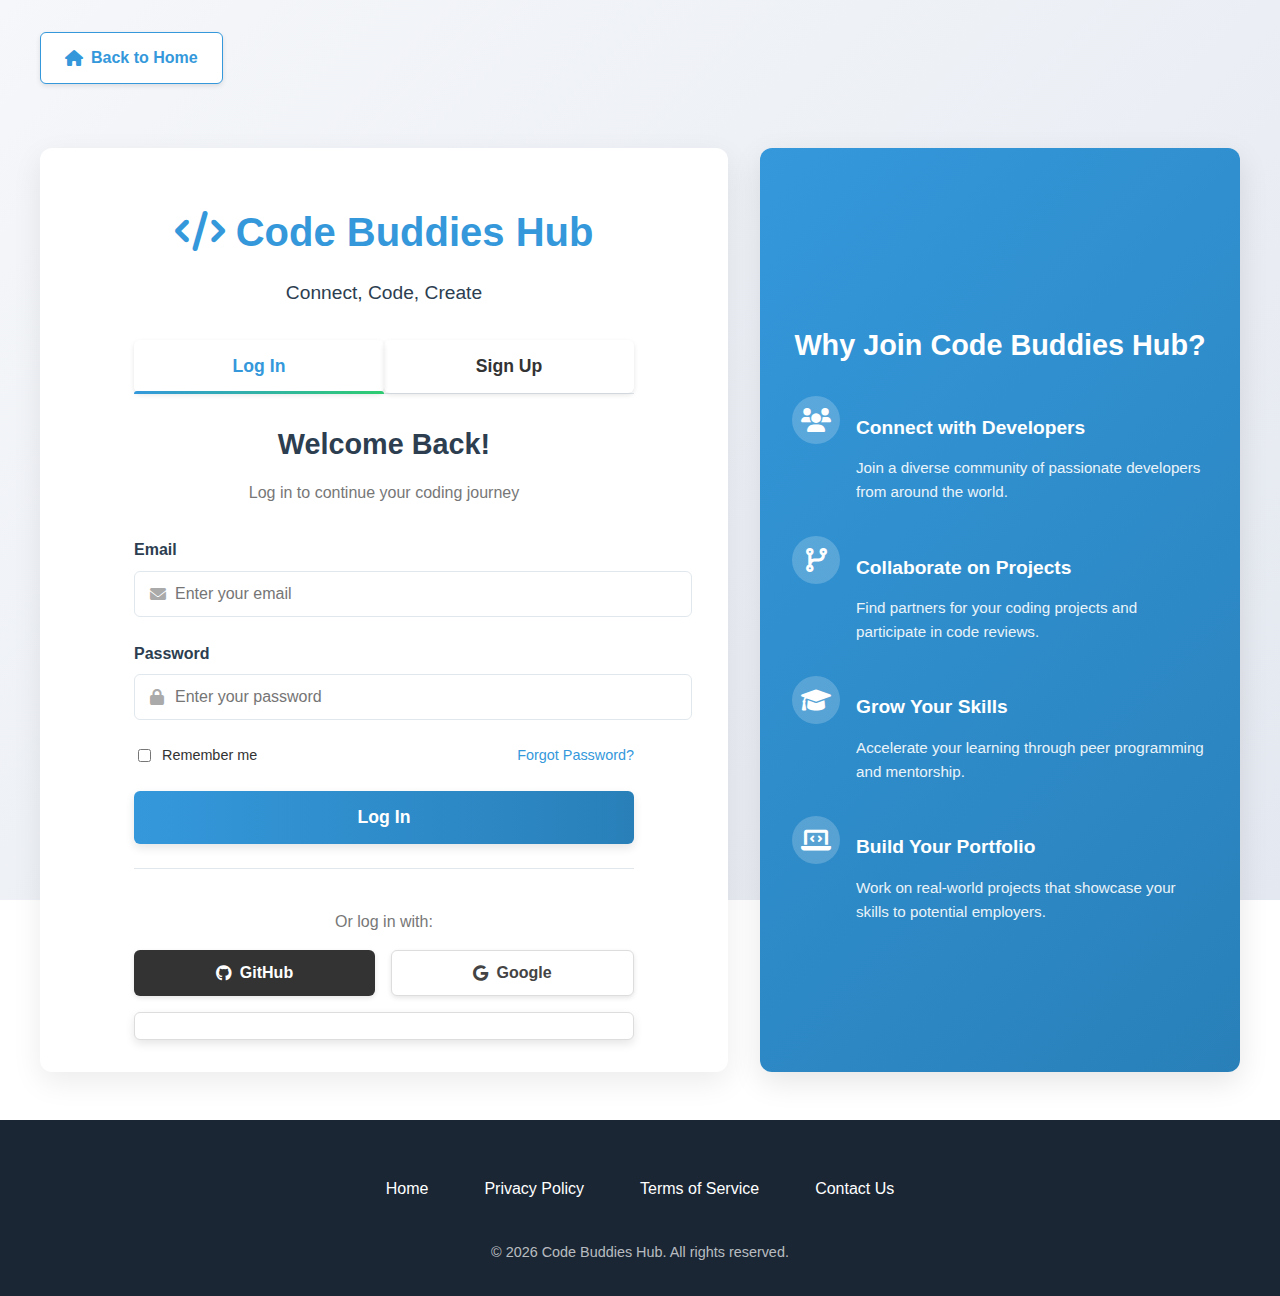
<file: login.html>
<!DOCTYPE html>
<html lang="en">
<head>
    <meta charset="UTF-8">
    <meta name="viewport" content="width=device-width, initial-scale=1.0">
    <meta name="description" content="Log in to Code Buddies Hub - Access your account to connect with developers, collaborate on projects, and enhance your coding skills.">
    <meta name="keywords" content="code buddies login, developer community login, coding collaboration account">
    <meta name="robots" content="index, follow">
    <meta property="og:title" content="Log In - Code Buddies Hub">
    <meta property="og:description" content="Access your Code Buddies Hub account to connect with peers, collaborate on projects, and enhance your coding skills.">
    <meta property="og:type" content="website">
    <title>Login - Code Buddies Hub</title>
    <link rel="stylesheet" href="styles/main.css">
    <link rel="stylesheet" href="styles/login.css">
    <link rel="stylesheet" href="https://cdnjs.cloudflare.com/ajax/libs/font-awesome/6.0.0-beta3/css/all.min.css">
    <!-- Google Sign-In Library -->
    <script src="https://accounts.google.com/gsi/client" async defer></script>
</head>
<body>
    <div class="container">
        <div class="home-button">
            <a href="index.html" class="cta-secondary"><i class="fas fa-home"></i> Back to Home</a>
        </div>

        <main class="login-container">
            <section class="login-section">
                <div class="login-header">
                    <h1><i class="fas fa-code"></i> Code Buddies Hub</h1>
                    <p class="subtitle">Connect, Code, Create</p>
                </div>
                
                <div class="form-container">
                    <div class="tabs">
                        <button class="tab-btn active" id="loginTab">Log In</button>
                        <button class="tab-btn" id="signupTab">Sign Up</button>
                    </div>
                    
                    <!-- Login Form -->
                    <form id="loginForm" class="auth-form active">
                        <h2>Welcome Back!</h2>
                        <p class="form-subtitle">Log in to continue your coding journey</p>
                        
                        <div class="form-group">
                            <label for="loginEmail">Email</label>
                            <div class="input-with-icon">
                                <i class="fas fa-envelope"></i>
                                <input type="email" id="loginEmail" name="email" required placeholder="Enter your email">
                            </div>
                        </div>
                        
                        <div class="form-group">
                            <label for="loginPassword">Password</label>
                            <div class="input-with-icon">
                                <i class="fas fa-lock"></i>
                                <input type="password" id="loginPassword" name="password" required placeholder="Enter your password">
                            </div>
                        </div>
                        
                        <div class="form-options">
                            <div class="remember-me">
                                <input type="checkbox" id="rememberMe" name="rememberMe">
                                <label for="rememberMe">Remember me</label>
                            </div>
                            <a href="#" class="forgot-password">Forgot Password?</a>
                        </div>
                        
                        <button type="submit" class="auth-button">Log In</button>
                        
                        <div class="social-login">
                            <p>Or log in with:</p>
                            <div class="social-buttons">
                                <button type="button" class="social-btn github">
                                    <i class="fab fa-github"></i> GitHub
                                </button>
                                <button type="button" class="social-btn google">
                                    <i class="fab fa-google"></i> Google
                                </button>
                            </div>
                            <!-- Google Sign-In button -->
                            <div id="googleSignInDiv" class="google-signin-button"></div>
                        </div>
                    </form>
                    
                    <!-- Sign Up Form -->
                    <form id="signupForm" class="auth-form">
                        <h2>Join Our Community</h2>
                        <p class="form-subtitle">Create an account to start collaborating</p>
                        
                        <div class="form-group">
                            <label for="signupName">Full Name</label>
                            <div class="input-with-icon">
                                <i class="fas fa-user"></i>
                                <input type="text" id="signupName" name="name" required placeholder="Enter your full name">
                            </div>
                        </div>
                        
                        <div class="form-group">
                            <label for="signupEmail">Email</label>
                            <div class="input-with-icon">
                                <i class="fas fa-envelope"></i>
                                <input type="email" id="signupEmail" name="email" required placeholder="Enter your email">
                            </div>
                        </div>
                        
                        <div class="form-group">
                            <label for="signupPassword">Password</label>
                            <div class="input-with-icon">
                                <i class="fas fa-lock"></i>
                                <input type="password" id="signupPassword" name="password" required placeholder="Create a password">
                                <div class="password-strength" id="passwordStrength"></div>
                            </div>
                            <div class="password-requirements">
                                <p>Password must contain:</p>
                                <ul>
                                    <li id="length">At least 8 characters</li>
                                    <li id="uppercase">At least 1 uppercase letter</li>
                                    <li id="lowercase">At least 1 lowercase letter</li>
                                    <li id="number">At least 1 number</li>
                                    <li id="special">At least 1 special character</li>
                                </ul>
                            </div>
                        </div>
                        
                        <div class="form-group">
                            <label for="confirmPassword">Confirm Password</label>
                            <div class="input-with-icon">
                                <i class="fas fa-lock"></i>
                                <input type="password" id="confirmPassword" name="confirmPassword" required placeholder="Confirm your password">
                            </div>
                        </div>
                        
                        <div class="form-options">
                            <div class="terms-agreement">
                                <input type="checkbox" id="agreeTerms" name="agreeTerms" required>
                                <label for="agreeTerms">I agree to the <a href="terms-of-service.html">Terms of Service</a> and <a href="privacy-policy.html">Privacy Policy</a></label>
                            </div>
                        </div>
                        
                        <button type="submit" class="auth-button">Create Account</button>
                    </form>
                </div>
            </section>
            
            <section class="login-benefits">
                <div class="benefits-content">
                    <h2>Why Join Code Buddies Hub?</h2>
                    <ul class="benefits-list">
                        <li>
                            <i class="fas fa-users"></i>
                            <div>
                                <h3>Connect with Developers</h3>
                                <p>Join a diverse community of passionate developers from around the world.</p>
                            </div>
                        </li>
                        <li>
                            <i class="fas fa-code-branch"></i>
                            <div>
                                <h3>Collaborate on Projects</h3>
                                <p>Find partners for your coding projects and participate in code reviews.</p>
                            </div>
                        </li>
                        <li>
                            <i class="fas fa-graduation-cap"></i>
                            <div>
                                <h3>Grow Your Skills</h3>
                                <p>Accelerate your learning through peer programming and mentorship.</p>
                            </div>
                        </li>
                        <li>
                            <i class="fas fa-laptop-code"></i>
                            <div>
                                <h3>Build Your Portfolio</h3>
                                <p>Work on real-world projects that showcase your skills to potential employers.</p>
                            </div>
                        </li>
                    </ul>
                </div>
            </section>
        </main>
    </div>

    <footer class="footer">
        <div class="footer-content">
            <nav class="footer-links" aria-label="Footer Navigation">
                <a href="index.html">Home</a>
                <a href="privacy-policy.html">Privacy Policy</a>
                <a href="terms-of-service.html">Terms of Service</a>
                <a href="contact.html">Contact Us</a>
            </nav>
            <div id="copyright-container" data-year="2025"></div>
        </div>
    </footer>

    <script src="scripts/login.js"></script>
    <script>
        // Initialize Google Sign-In
        window.onload = function() {
            google.accounts.id.initialize({
                client_id: '1074044642609-qg1870pe9daatfkj06v02nt2sfb1ncrt.apps.googleusercontent.com',
                callback: handleGoogleSignIn,
                auto_select: false
            });
            
            google.accounts.id.renderButton(
                document.getElementById('googleSignInDiv'),
                { theme: 'outline', size: 'large' }
            );
        };
    </script>
</body>
</html>
</file>
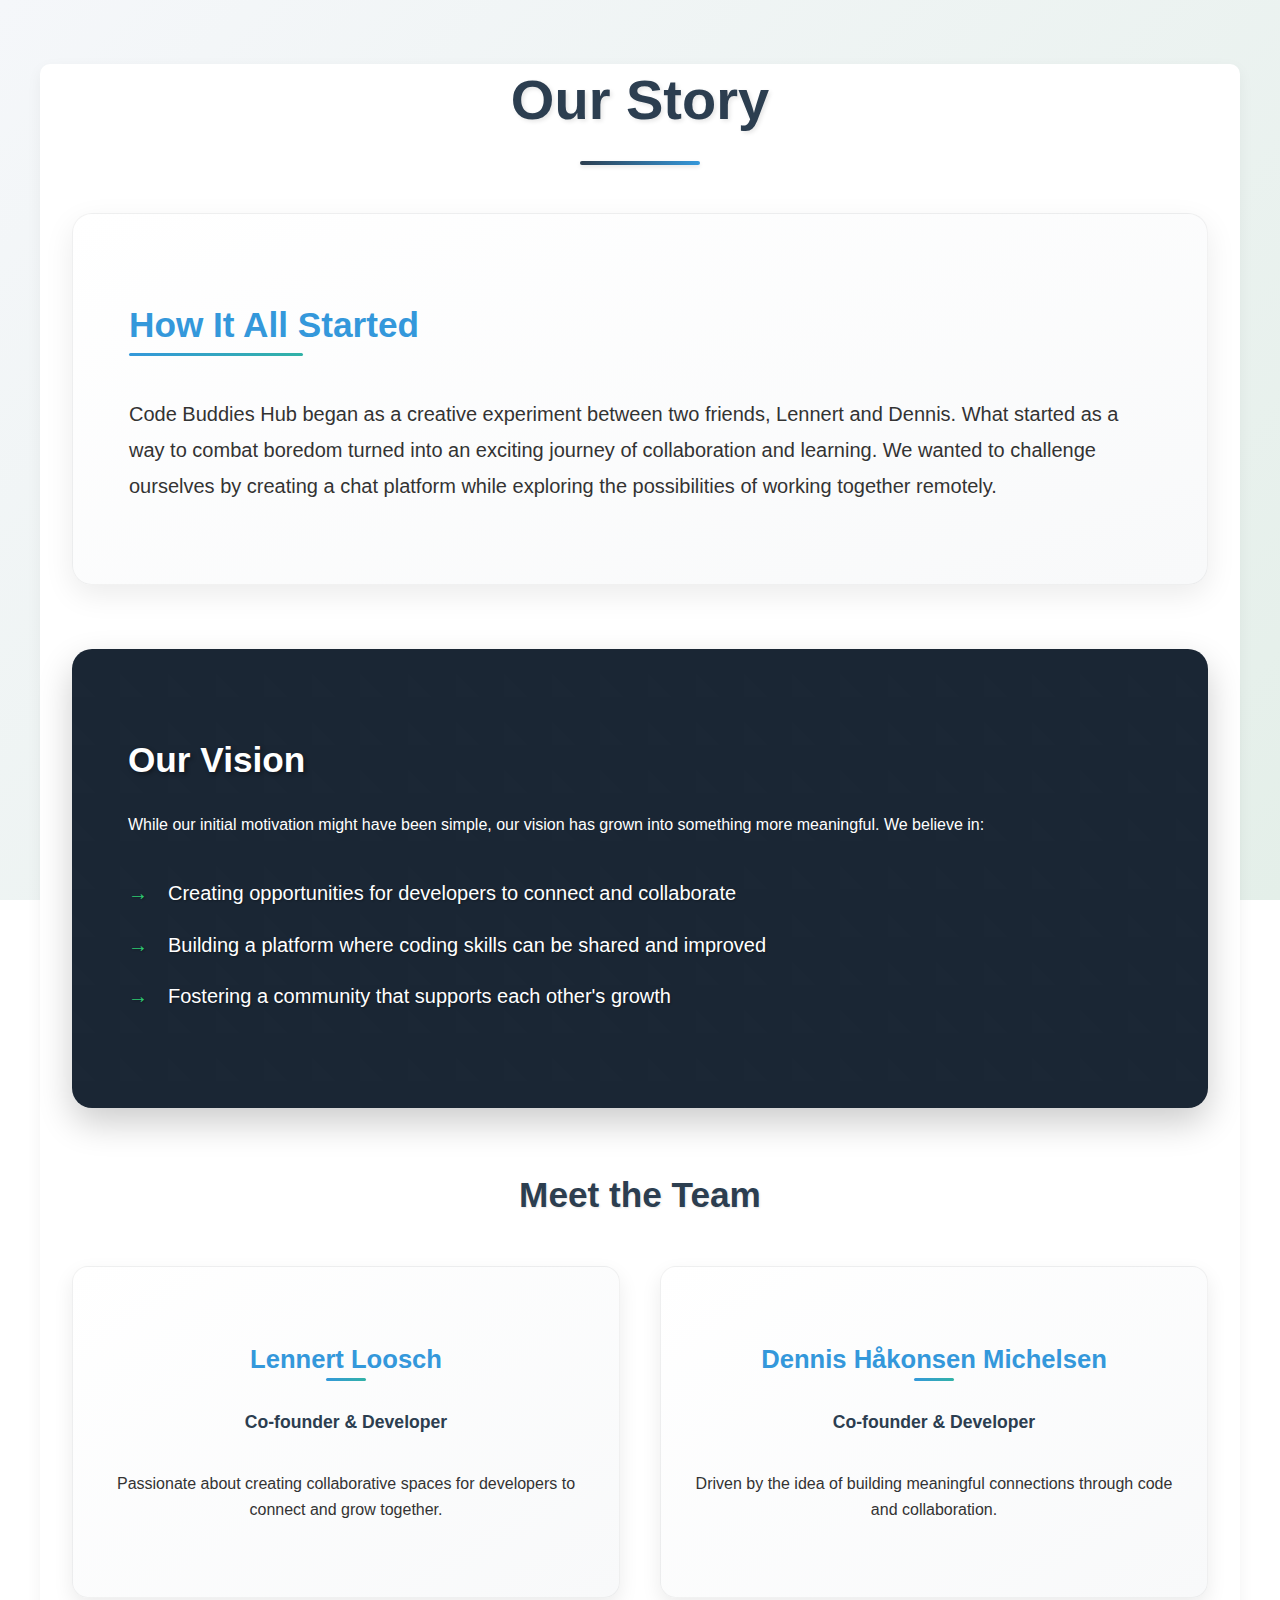
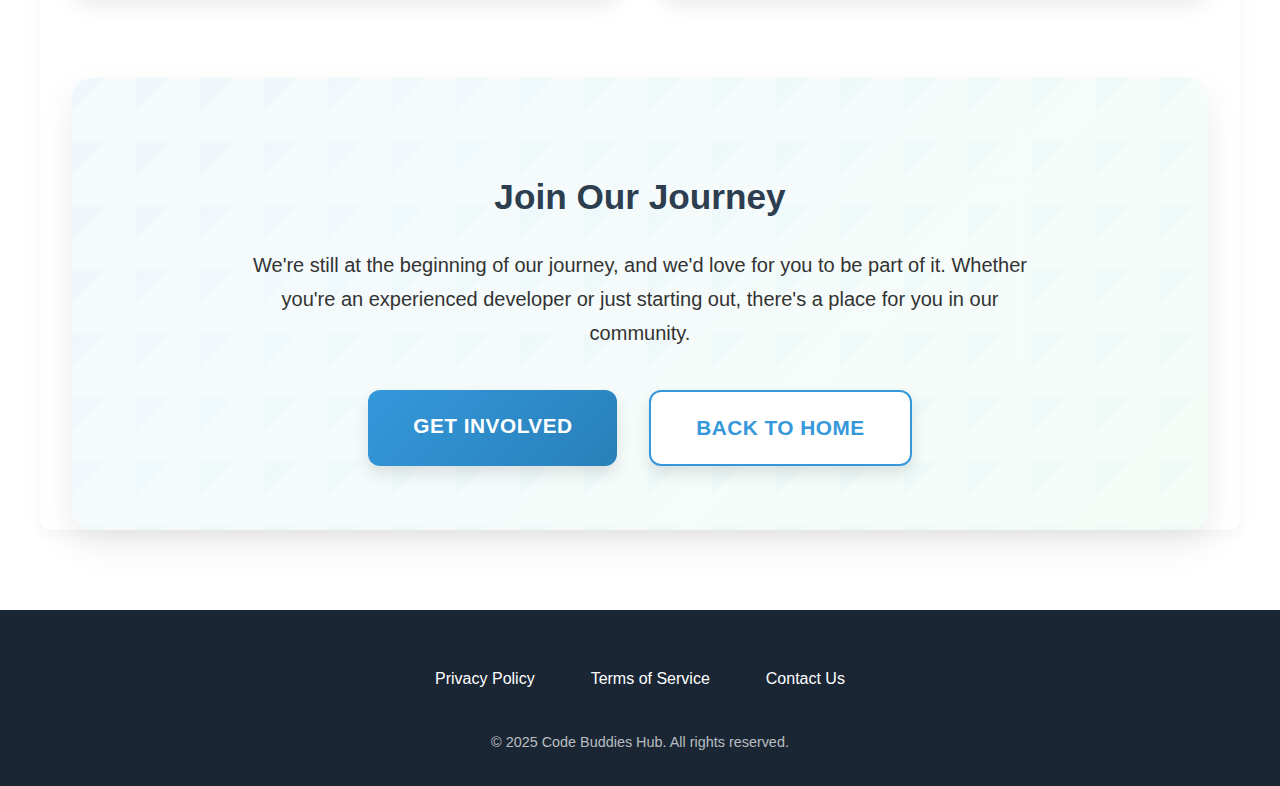
<file: more.html>
<!DOCTYPE html>
<html lang="en">
<head>
    <meta charset="UTF-8">
    <meta name="viewport" content="width=device-width, initial-scale=1.0">
    <meta name="description" content="Learn more about Code Buddies Hub - Our story, mission, and the team behind this collaborative coding platform.">
    <meta name="keywords" content="code buddies, about us, developer community, coding collaboration, project story">
    <title>Learn More About Code Buddies Hub</title>
    <script async src="https://pagead2.googlesyndication.com/pagead/js/adsbygoogle.js?client=ca-pub-5862102732414112"
     crossorigin="anonymous"></script>
    <link rel="stylesheet" href="styles/main.css">
    <link rel="stylesheet" href="styles/learnmore.css">
</head>
<body>
    <div class="container">
        <main class="story-section">
            <h1>Our Story</h1>
            
            <section class="origin-story">
                <h2>How It All Started</h2>
                <p>Code Buddies Hub began as a creative experiment between two friends, Lennert and Dennis. What started as a way to combat boredom turned into an exciting journey of collaboration and learning. We wanted to challenge ourselves by creating a chat platform while exploring the possibilities of working together remotely.</p>
            </section>

            <section class="mission-vision">
                <h2>Our Vision</h2>
                <p>While our initial motivation might have been simple, our vision has grown into something more meaningful. We believe in:</p>
                <ul>
                    <li>Creating opportunities for developers to connect and collaborate</li>
                    <li>Building a platform where coding skills can be shared and improved</li>
                    <li>Fostering a community that supports each other's growth</li>
                </ul>
            </section>

            <section class="team-section">
                <h2>Meet the Team</h2>
                <div class="team-members">
                    <div class="team-member">
                        <h3>Lennert Loosch</h3>
                        <p>Co-founder & Developer</p>
                        <p>Passionate about creating collaborative spaces for developers to connect and grow together.</p>
                    </div>
                    <div class="team-member">
                        <h3>Dennis Håkonsen Michelsen</h3>
                        <p>Co-founder & Developer</p>
                        <p>Driven by the idea of building meaningful connections through code and collaboration.</p>
                    </div>
                </div>
            </section>

            <section class="join-section">
                <h2>Join Our Journey</h2>
                <p>We're still at the beginning of our journey, and we'd love for you to be part of it. Whether you're an experienced developer or just starting out, there's a place for you in our community.</p>
                <div class="cta-buttons">
                    <a href="contact.html" class="cta-primary">Get Involved</a>
                    <a href="index.html" class="cta-secondary">Back to Home</a>
                </div>
            </section>
        </main>
    </div>

    <footer class="footer">
        <div class="footer-content">
            <nav class="footer-links" aria-label="Footer Navigation">
                <a href="privacy-policy.html">Privacy Policy</a>
                <a href="terms-of-service.html">Terms of Service</a>
                <a href="contact.html">Contact Us</a>
            </nav>
            <div id="copyright-container" data-year="2025"></div>
        </div>
    </footer>
</body>
</html>
</file>
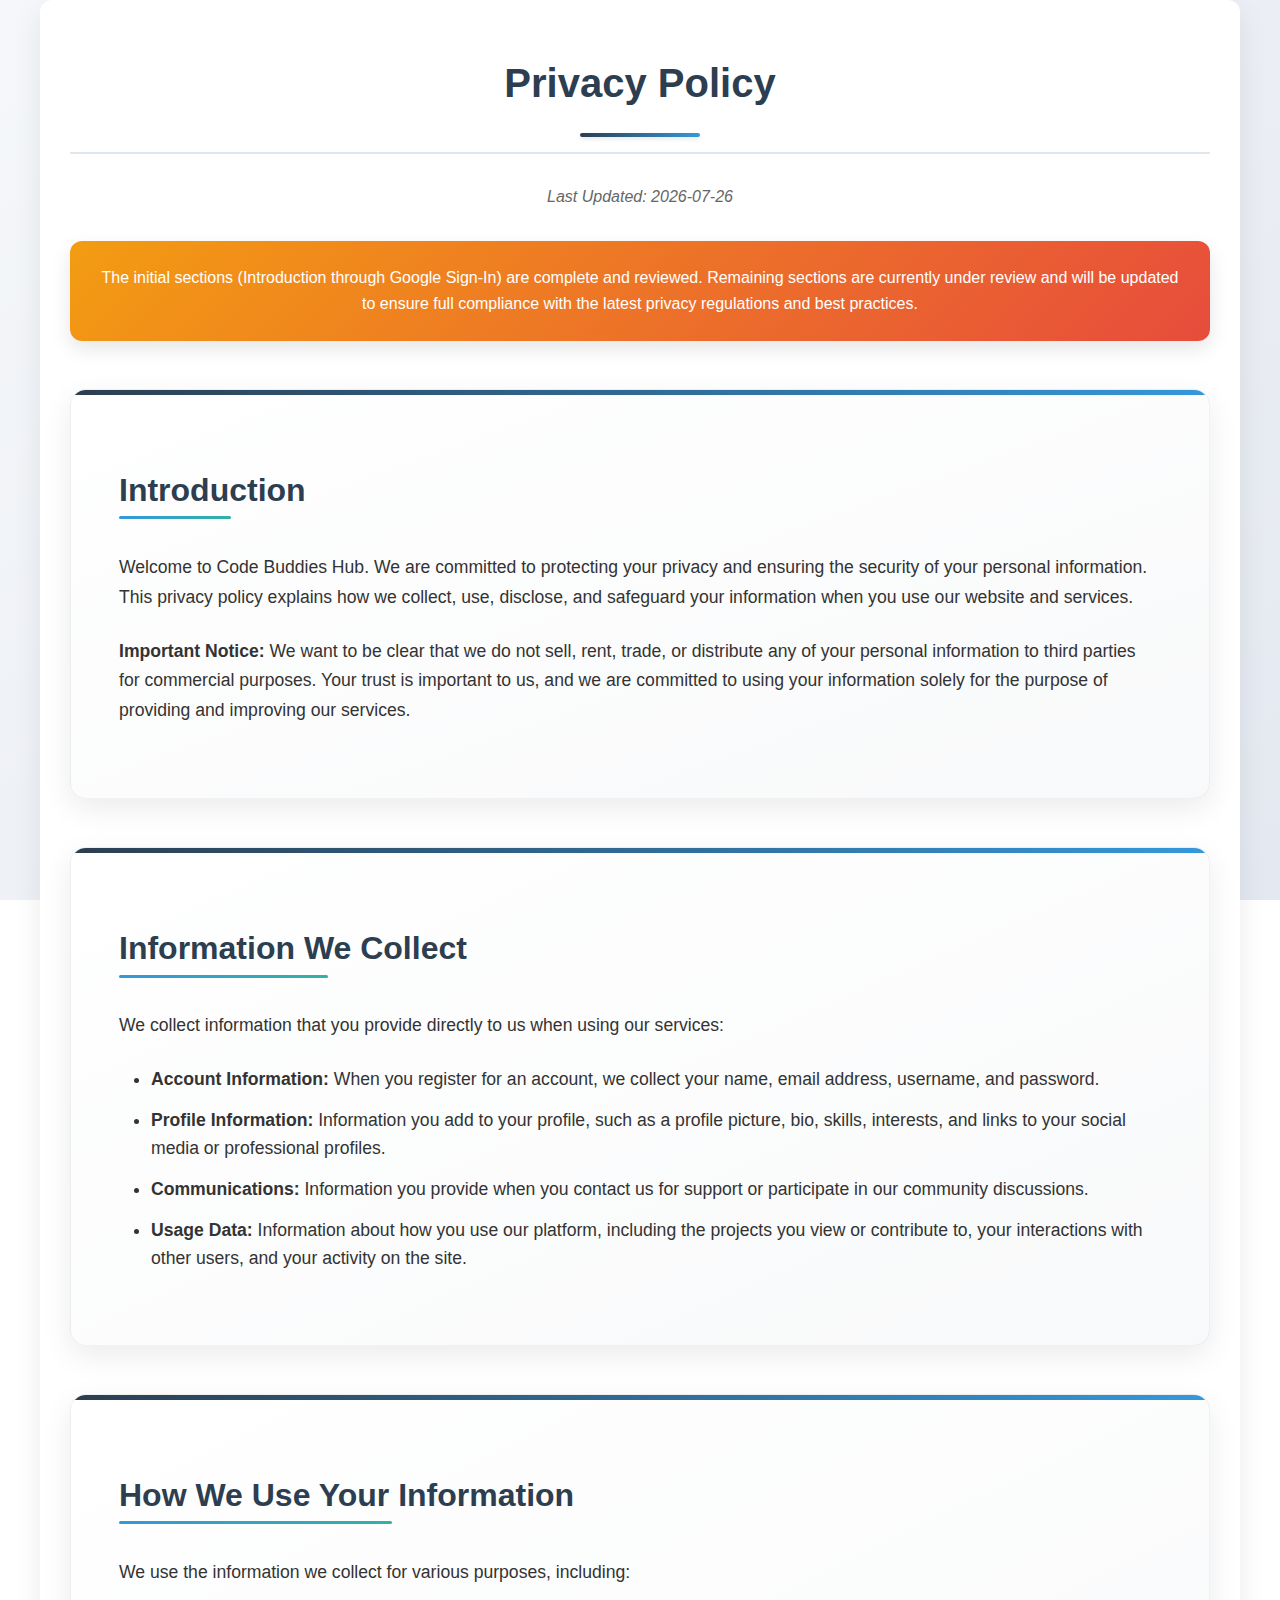
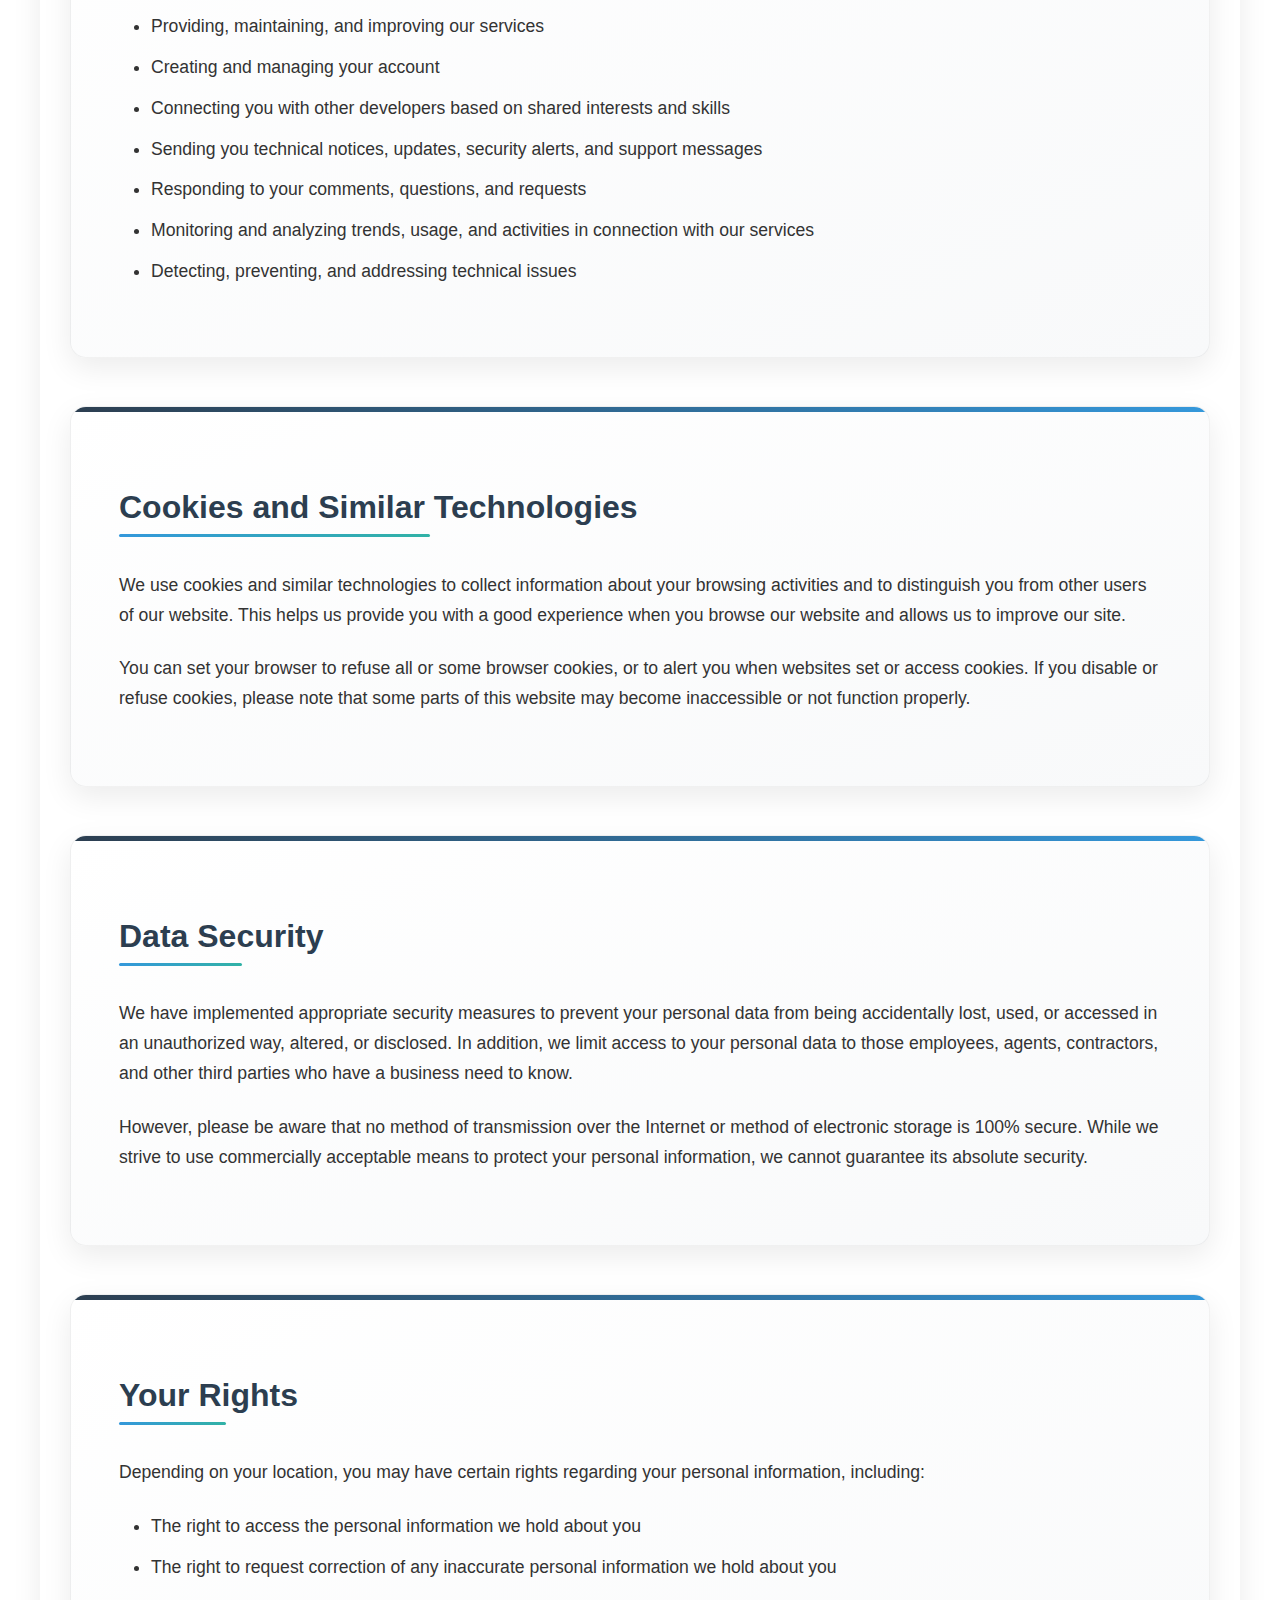
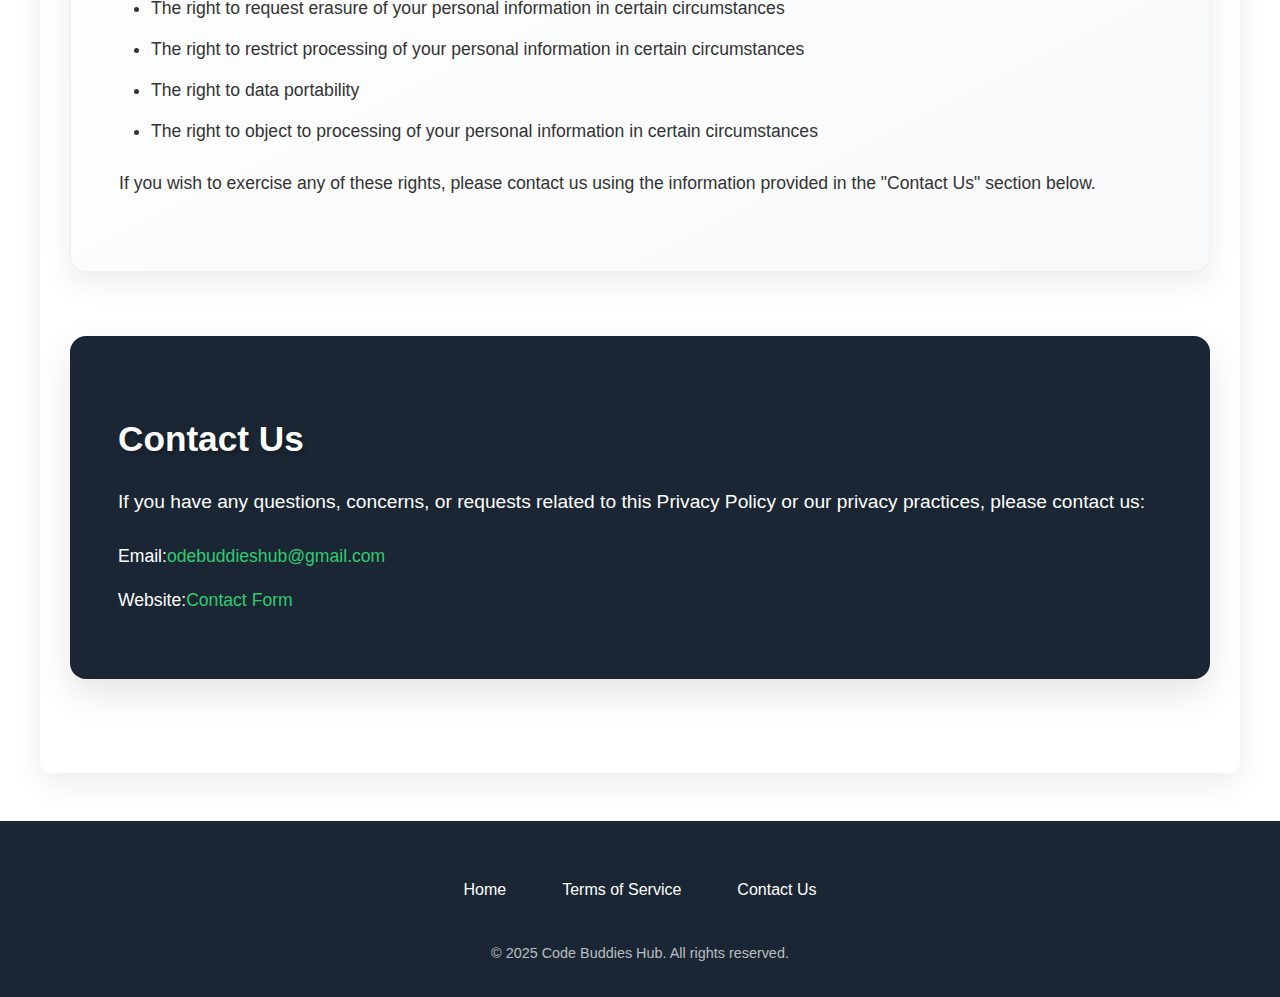
<file: privacy-policy.html>
<!DOCTYPE html>
<html lang="en">
<head>
    <meta charset="UTF-8">
    <meta name="viewport" content="width=device-width, initial-scale=1.0">
    <meta name="description" content="Code Buddies Hub Privacy Policy - Learn how we protect and manage your personal information">
    <meta name="robots" content="index, follow">
    <title>Privacy Policy - Code Buddies Hub</title>
    <link rel="stylesheet" href="styles/main.css">
    <script async src="https://pagead2.googlesyndication.com/pagead/js/adsbygoogle.js?client=ca-pub-5862102732414112"
     crossorigin="anonymous"></script>
    <link rel="stylesheet" href="styles/terms-of-service.css">
</head>
<body>
    <div class="container">
        <main class="story-section">
            <h1>Privacy Policy</h1>
            <p class="last-updated">Last Updated: <script>document.write(new Date().toISOString().split('T')[0])</script></p>

            <div class="notice-banner">
                The initial sections (Introduction through Google Sign-In) are complete and reviewed. Remaining sections are currently under review and will be updated to ensure full compliance with the latest privacy regulations and best practices.
            </div>

            <section class="terms-section">
                <h2>Introduction</h2>
                <p>Welcome to Code Buddies Hub. We are committed to protecting your privacy and ensuring the security of your personal information. This privacy policy explains how we collect, use, disclose, and safeguard your information when you use our website and services.</p>
                <p><strong>Important Notice:</strong> We want to be clear that we do not sell, rent, trade, or distribute any of your personal information to third parties for commercial purposes. Your trust is important to us, and we are committed to using your information solely for the purpose of providing and improving our services.</p>
            </section>

            <section class="terms-section">
                <h2>Information We Collect</h2>
                <p>We collect information that you provide directly to us when using our services:</p>
                <ul>
                    <li><strong>Account Information:</strong> When you register for an account, we collect your name, email address, username, and password.</li>
                    <li><strong>Profile Information:</strong> Information you add to your profile, such as a profile picture, bio, skills, interests, and links to your social media or professional profiles.</li>
                    <li><strong>Communications:</strong> Information you provide when you contact us for support or participate in our community discussions.</li>
                    <li><strong>Usage Data:</strong> Information about how you use our platform, including the projects you view or contribute to, your interactions with other users, and your activity on the site.</li>
                </ul>
            </section>

            <section class="terms-section">
                <h2>How We Use Your Information</h2>
                <p>We use the information we collect for various purposes, including:</p>
                <ul>
                    <li>Providing, maintaining, and improving our services</li>
                    <li>Creating and managing your account</li>
                    <li>Connecting you with other developers based on shared interests and skills</li>
                    <li>Sending you technical notices, updates, security alerts, and support messages</li>
                    <li>Responding to your comments, questions, and requests</li>
                    <li>Monitoring and analyzing trends, usage, and activities in connection with our services</li>
                    <li>Detecting, preventing, and addressing technical issues</li>
                </ul>
            </section>

            <section class="terms-section">
                <h2>Cookies and Similar Technologies</h2>
                <p>We use cookies and similar technologies to collect information about your browsing activities and to distinguish you from other users of our website. This helps us provide you with a good experience when you browse our website and allows us to improve our site.</p>
                <p>You can set your browser to refuse all or some browser cookies, or to alert you when websites set or access cookies. If you disable or refuse cookies, please note that some parts of this website may become inaccessible or not function properly.</p>
            </section>

            <section class="terms-section">
                <h2>Data Security</h2>
                <p>We have implemented appropriate security measures to prevent your personal data from being accidentally lost, used, or accessed in an unauthorized way, altered, or disclosed. In addition, we limit access to your personal data to those employees, agents, contractors, and other third parties who have a business need to know.</p>
                <p>However, please be aware that no method of transmission over the Internet or method of electronic storage is 100% secure. While we strive to use commercially acceptable means to protect your personal information, we cannot guarantee its absolute security.</p>
            </section>

            <section class="terms-section">
                <h2>Your Rights</h2>
                <p>Depending on your location, you may have certain rights regarding your personal information, including:</p>
                <ul>
                    <li>The right to access the personal information we hold about you</li>
                    <li>The right to request correction of any inaccurate personal information we hold about you</li>
                    <li>The right to request erasure of your personal information in certain circumstances</li>
                    <li>The right to restrict processing of your personal information in certain circumstances</li>
                    <li>The right to data portability</li>
                    <li>The right to object to processing of your personal information in certain circumstances</li>
                </ul>
                <p>If you wish to exercise any of these rights, please contact us using the information provided in the "Contact Us" section below.</p>
            </section>

            <section class="contact-info-section">
                <h2>Contact Us</h2>
                <p>If you have any questions, concerns, or requests related to this Privacy Policy or our privacy practices, please contact us:</p>
                <ul>
                    <li>Email: <a href="mailto:odebuddieshub@gmail.com">odebuddieshub@gmail.com</a></li>
                    <li>Website: <a href="contact.html">Contact Form</a></li>
                </ul>
            </section>
        </main>
    </div>

    <footer class="footer">
        <div class="footer-content">
            <nav class="footer-links" aria-label="Footer Navigation">
                <a href="index.html">Home</a>
                <a href="terms-of-service.html">Terms of Service</a>
                <a href="contact.html">Contact Us</a>
            </nav>
            <div id="copyright-container" data-year="2025"></div>
        </div>
    </footer>
</body>
</html>
</file>
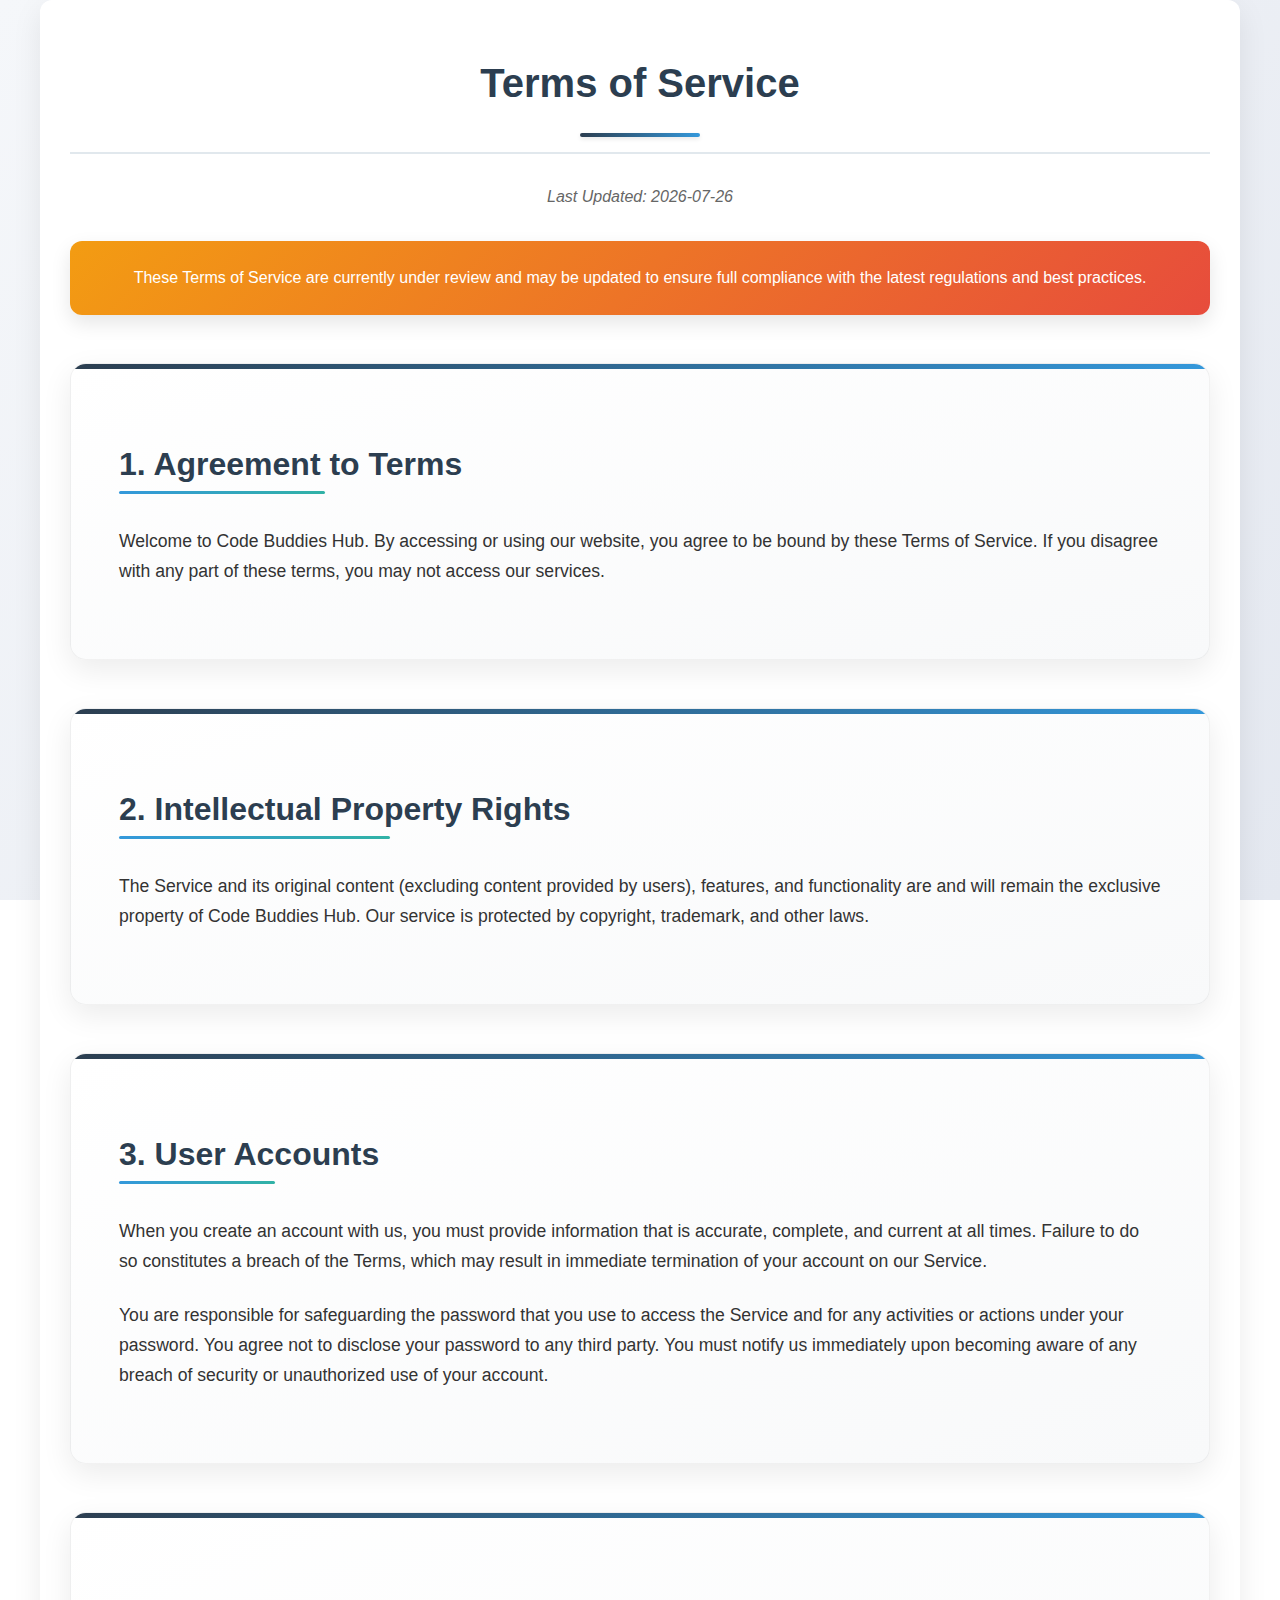
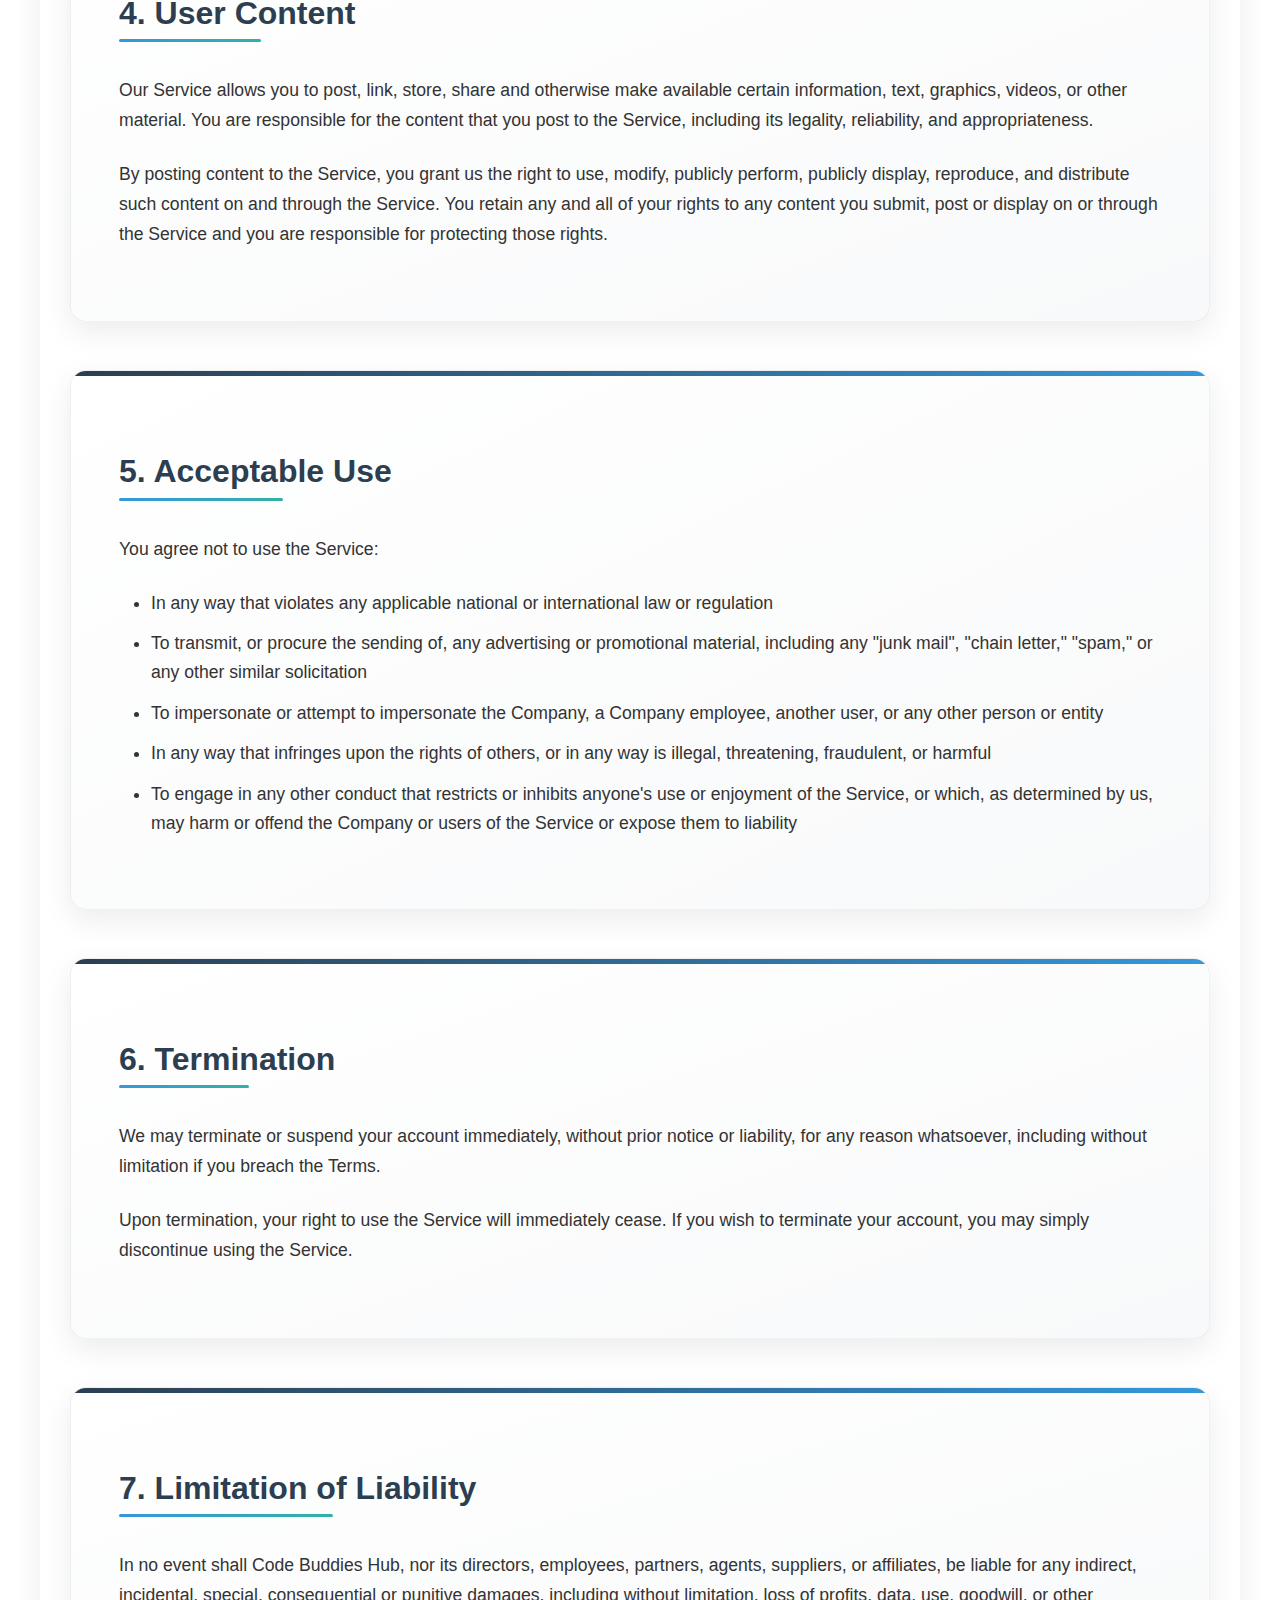
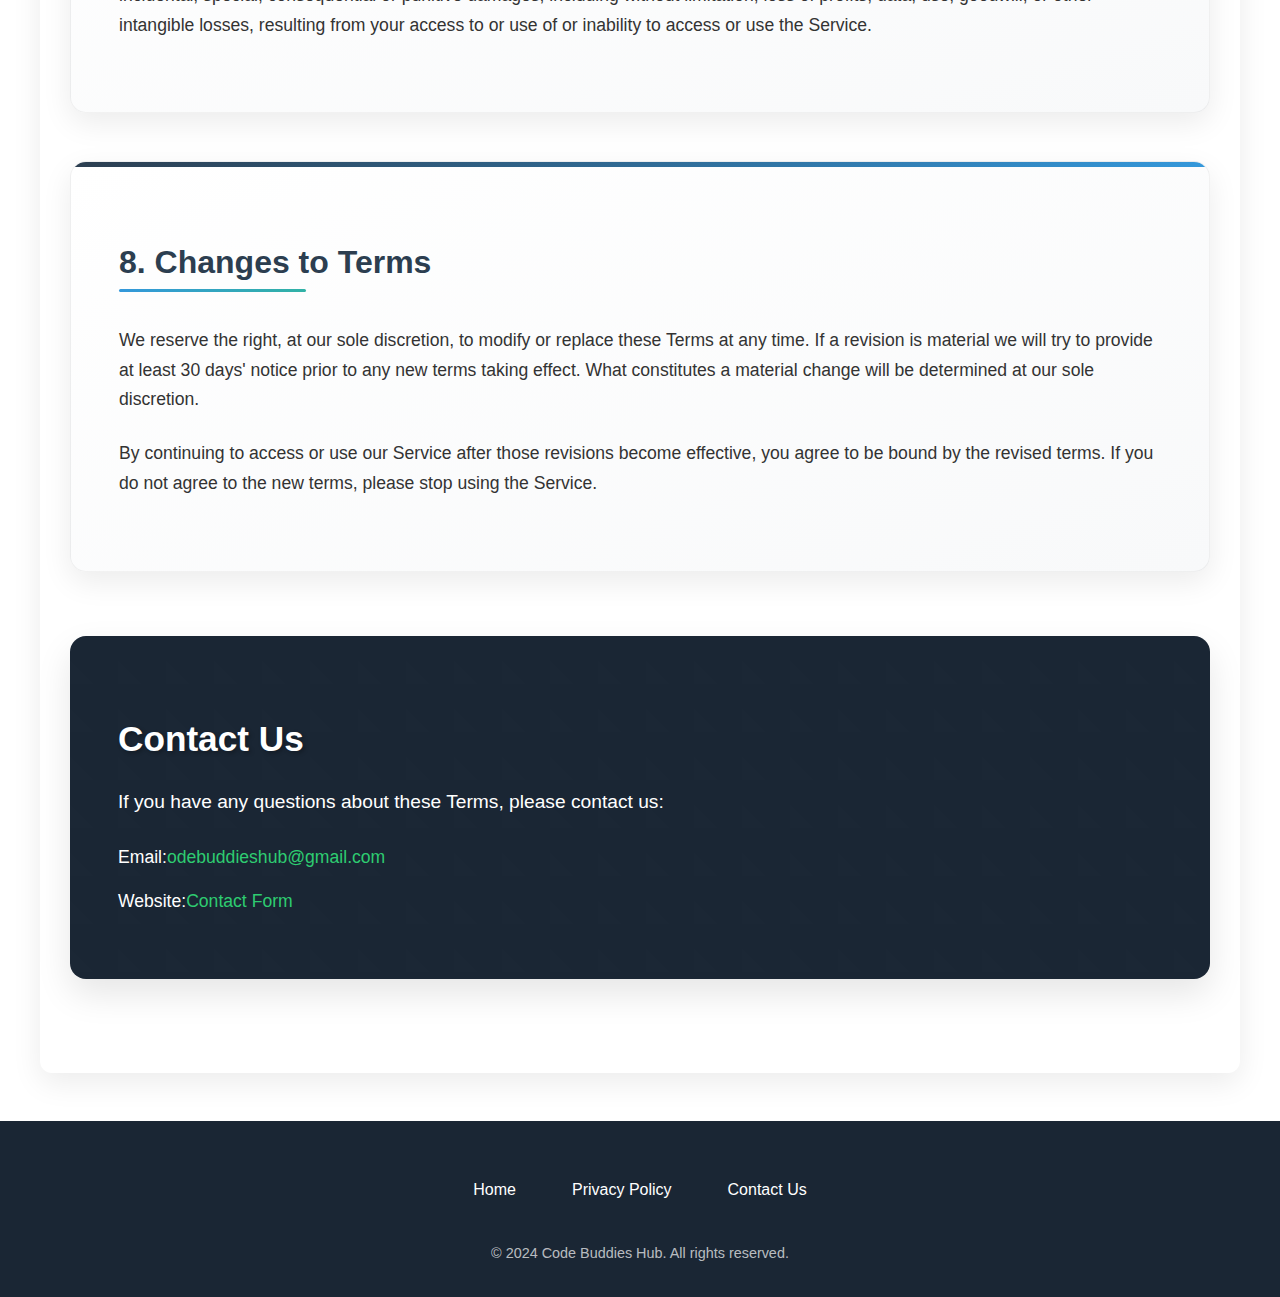
<file: terms-of-service.html>
<!DOCTYPE html>
<html lang="en">
<head>
    <meta charset="UTF-8">
    <meta name="viewport" content="width=device-width, initial-scale=1.0">
    <meta name="description" content="Code Buddies Hub Terms of Service - Learn about our terms and conditions">
    <meta name="robots" content="index, follow">
    <title>Terms of Service - Code Buddies Hub</title>
    <link rel="stylesheet" href="styles/main.css">
    <link rel="stylesheet" href="styles/terms-of-service.css">
    <script async src="https://pagead2.googlesyndication.com/pagead/js/adsbygoogle.js?client=ca-pub-5862102732414112"
     crossorigin="anonymous"></script>
</head>
<body>
    <div class="container">
        <main class="story-section">
            <h1>Terms of Service</h1>
            <p class="last-updated">Last Updated: <script>document.write(new Date().toISOString().split('T')[0])</script></p>

            <div class="notice-banner">
                These Terms of Service are currently under review and may be updated to ensure full compliance with the latest regulations and best practices.
            </div>

            <section class="terms-section">
                <h2>1. Agreement to Terms</h2>
                <p>Welcome to Code Buddies Hub. By accessing or using our website, you agree to be bound by these Terms of Service. If you disagree with any part of these terms, you may not access our services.</p>
            </section>

            <section class="terms-section">
                <h2>2. Intellectual Property Rights</h2>
                <p>The Service and its original content (excluding content provided by users), features, and functionality are and will remain the exclusive property of Code Buddies Hub. Our service is protected by copyright, trademark, and other laws.</p>
            </section>

            <section class="terms-section">
                <h2>3. User Accounts</h2>
                <p>When you create an account with us, you must provide information that is accurate, complete, and current at all times. Failure to do so constitutes a breach of the Terms, which may result in immediate termination of your account on our Service.</p>
                <p>You are responsible for safeguarding the password that you use to access the Service and for any activities or actions under your password. You agree not to disclose your password to any third party. You must notify us immediately upon becoming aware of any breach of security or unauthorized use of your account.</p>
            </section>

            <section class="terms-section">
                <h2>4. User Content</h2>
                <p>Our Service allows you to post, link, store, share and otherwise make available certain information, text, graphics, videos, or other material. You are responsible for the content that you post to the Service, including its legality, reliability, and appropriateness.</p>
                <p>By posting content to the Service, you grant us the right to use, modify, publicly perform, publicly display, reproduce, and distribute such content on and through the Service. You retain any and all of your rights to any content you submit, post or display on or through the Service and you are responsible for protecting those rights.</p>
            </section>

            <section class="terms-section">
                <h2>5. Acceptable Use</h2>
                <p>You agree not to use the Service:</p>
                <ul>
                    <li>In any way that violates any applicable national or international law or regulation</li>
                    <li>To transmit, or procure the sending of, any advertising or promotional material, including any "junk mail", "chain letter," "spam," or any other similar solicitation</li>
                    <li>To impersonate or attempt to impersonate the Company, a Company employee, another user, or any other person or entity</li>
                    <li>In any way that infringes upon the rights of others, or in any way is illegal, threatening, fraudulent, or harmful</li>
                    <li>To engage in any other conduct that restricts or inhibits anyone's use or enjoyment of the Service, or which, as determined by us, may harm or offend the Company or users of the Service or expose them to liability</li>
                </ul>
            </section>

            <section class="terms-section">
                <h2>6. Termination</h2>
                <p>We may terminate or suspend your account immediately, without prior notice or liability, for any reason whatsoever, including without limitation if you breach the Terms.</p>
                <p>Upon termination, your right to use the Service will immediately cease. If you wish to terminate your account, you may simply discontinue using the Service.</p>
            </section>

            <section class="terms-section">
                <h2>7. Limitation of Liability</h2>
                <p>In no event shall Code Buddies Hub, nor its directors, employees, partners, agents, suppliers, or affiliates, be liable for any indirect, incidental, special, consequential or punitive damages, including without limitation, loss of profits, data, use, goodwill, or other intangible losses, resulting from your access to or use of or inability to access or use the Service.</p>
            </section>

            <section class="terms-section">
                <h2>8. Changes to Terms</h2>
                <p>We reserve the right, at our sole discretion, to modify or replace these Terms at any time. If a revision is material we will try to provide at least 30 days' notice prior to any new terms taking effect. What constitutes a material change will be determined at our sole discretion.</p>
                <p>By continuing to access or use our Service after those revisions become effective, you agree to be bound by the revised terms. If you do not agree to the new terms, please stop using the Service.</p>
            </section>

            <section class="contact-info-section">
                <h2>Contact Us</h2>
                <p>If you have any questions about these Terms, please contact us:</p>
                <ul>
                    <li>Email: <a href="mailto:odebuddieshub@gmail.com">odebuddieshub@gmail.com</a></li>
                    <li>Website: <a href="contact.html">Contact Form</a></li>
                </ul>
            </section>
        </main>
    </div>

    <footer class="footer">
        <div class="footer-content">
            <nav class="footer-links" aria-label="Footer Navigation">
                <a href="index.html">Home</a>
                <a href="privacy-policy.html">Privacy Policy</a>
                <a href="contact.html">Contact Us</a>
            </nav>
            <div id="copyright-container" data-year="2024"></div>
        </div>
    </footer>
</body>
</html>
</file>
<file: styles/main.css>
/* Global Styles */

:root {
    --primary-color: #3498db;
    --primary-dark: #2980b9;
    --secondary-color: #2c3e50;
    --accent-color: #2ecc71;
    --text-color: #333;
    --light-bg: #f8f9fa;
    --border-color: #e1e8ed;
}

body {
    font-family: 'Segoe UI', Tahoma, Geneva, Verdana, sans-serif;
    line-height: 1.6;
    color: #333;
    background: linear-gradient(135deg, #f5f7fa 0%, #e4e8f0 100%);
    background-attachment: fixed;
    margin: 0;
    padding: 0;
}

.container {
    max-width: 1200px;
    margin: 0 auto;
    padding: 0 20px;
    width: 100%;
}

/* Footer Styles */
.footer {
    background-color: #1a2634;
    color: white;
    padding: 2rem 0;
    margin-top: 3rem;
    width: 100%;
    position: relative;
    bottom: auto;
}

.footer-content {
    display: flex;
    justify-content: center;
    align-items: center;
    flex-direction: column;
    text-align: center;
}

.footer-links {
    display: flex;
    justify-content: center;
    flex-wrap: wrap;
    gap: 1.5rem;
    margin: 1rem 0;
}

.footer-links a {
    color: white;
    text-decoration: none;
    font-weight: 500;
    padding: 0.5rem 1rem;
    border-radius: 4px;
    transition: all 0.3s ease;
    position: relative;
}

.footer-links a::after {
    content: '';
    position: absolute;
    bottom: 0;
    left: 0;
    width: 0;
    height: 2px;
    background: linear-gradient(90deg, #3498db, #2ecc71);
    transition: width 0.3s ease;
    border-radius: 2px;
}

.footer-links a:hover {
    background-color: rgba(255, 255, 255, 0.1);
    transform: translateY(-3px);
}

.footer-links a:hover::after {
    width: 100%;
}

.footer-links a + a::before {
    content: '';
    display: none;
}

.copyright {
    margin-top: 1rem;
    font-size: 0.9rem;
    color: rgba(255, 255, 255, 0.7);
}

#copyright-container::before {
    content: '© ' attr(data-year) ' Code Buddies Hub. All rights reserved.';
    display: block;
    text-align: center;
    margin-top: 1rem;
    font-size: 0.9rem;
    color: rgba(255, 255, 255, 0.7);
}

/* Typography */
h1, h2, h3, h4, h5, h6 {
    margin-bottom: 1rem;
    line-height: 1.3;
    color: #2c3e50;
}

h1 {
    font-size: 2.5rem;
    font-weight: 700;
    margin-bottom: 1.5rem;
}

h2 {
    font-size: 2rem;
    font-weight: 600;
    margin-top: 2rem;
}

h3 {
    font-size: 1.5rem;
    font-weight: 600;
}

p {
    margin-bottom: 1.5rem;
}

/* Button styling */
button, .btn, .cta-primary, .cta-secondary {
    padding: 0.75rem 1.5rem;
    border-radius: 6px;
    font-weight: 600;
    cursor: pointer;
    transition: all 0.3s ease;
    border: none;
    box-shadow: 0 2px 5px rgba(0, 0, 0, 0.1);
    font-size: 1rem;
    display: inline-block;
    text-align: center;
}

.btn-primary, .cta-primary {
    background: #3498db;
    color: white;
}

.btn-primary:hover, .cta-primary:hover {
    background: #2980b9;
    transform: translateY(-2px);
    box-shadow: 0 4px 8px rgba(0, 0, 0, 0.15);
}

.btn-secondary, .cta-secondary {
    background: white;
    color: #3498db;
    border: 1px solid #3498db;
}

.btn-secondary:hover, .cta-secondary:hover {
    background: #f8f9fa;
    color: #2980b9;
    transform: translateY(-2px);
    box-shadow: 0 4px 8px rgba(0, 0, 0, 0.1);
}

/* Common Section Styles */
.section, .story-section {
    background-color: white;
    border-radius: 10px;
    box-shadow: 0 5px 15px rgba(0, 0, 0, 0.05);
    padding: 2rem;
    margin-bottom: 2rem;
}

/* Notice Banner */
.notice-banner {
    background: linear-gradient(135deg, #f39c12, #e74c3c);
    color: white;
    padding: 1.5rem;
    border-radius: 12px;
    margin-bottom: 2rem;
    text-align: center;
    font-weight: 500;
    box-shadow: 0 8px 20px rgba(0, 0, 0, 0.1);
    line-height: 1.6;
}

/* Links */
a {
    color: #3498db;
    text-decoration: none;
    transition: color 0.3s ease, transform 0.2s ease;
}

a:hover {
    color: #2980b9;
    text-decoration: none;
}

/* Animations */
@keyframes fadeIn {
    from { opacity: 0; transform: translateY(20px); }
    to { opacity: 1; transform: translateY(0); }
}

@keyframes gradientShift {
    0% { background-position: 0% 50%; }
    50% { background-position: 100% 50%; }
    100% { background-position: 0% 50%; }
}

/* Responsive Adjustments */
@media (max-width: 768px) {
    .container {
        padding: 0 15px;
    }
    
    h1 {
        font-size: 2rem;
    }
    
    h2 {
        font-size: 1.7rem;
    }
    
    .section, .story-section {
        padding: 1.5rem;
    }
    
    .footer-links {
        flex-direction: column;
        gap: 0.5rem;
    }
    
    .footer-links a {
        width: 100%;
        padding: 0.75rem;
    }
}
</file>
<file: styles/login.css>
/* Login Page Styles */

/* Main Layout */
.login-container {
    display: flex;
    flex-direction: column;
    gap: 2rem;
    margin: 4rem auto 2rem;
    max-width: 1200px;
}

.home-button {
    display: flex;
    justify-content: flex-start;
    margin-bottom: 1rem;
    margin-top: 2rem;
}

.home-button a {
    display: flex;
    align-items: center;
    gap: 0.5rem;
    font-weight: 600;
    transition: all 0.3s ease;
}

.home-button a:hover {
    transform: translateY(-2px);
}

/* Login Section */
.login-section {
    background-color: white;
    border-radius: 12px;
    box-shadow: 0 10px 30px rgba(0, 0, 0, 0.08);
    padding: 2rem;
    flex: 1;
}

.login-header {
    text-align: center;
    margin-bottom: 2rem;
}

.login-header h1 {
    font-size: 2.5rem;
    color: var(--primary-color);
    margin-bottom: 0.5rem;
}

.login-header .subtitle {
    font-size: 1.2rem;
    color: var(--secondary-color);
    margin-bottom: 0;
}

/* Form Container */
.form-container {
    max-width: 500px;
    margin: 0 auto;
}

/* Tabs */
.tabs {
    display: flex;
    margin-bottom: 2rem;
    border-bottom: 1px solid var(--border-color);
}

.tab-btn {
    flex: 1;
    background: none;
    border: none;
    padding: 1rem;
    font-size: 1.1rem;
    font-weight: 600;
    color: var(--text-color);
    cursor: pointer;
    transition: all 0.3s ease;
    position: relative;
}

.tab-btn:hover {
    color: var(--primary-color);
}

.tab-btn.active {
    color: var(--primary-color);
}

.tab-btn.active::after {
    content: '';
    position: absolute;
    bottom: -1px;
    left: 0;
    width: 100%;
    height: 3px;
    background: linear-gradient(90deg, var(--primary-color), var(--accent-color));
    border-radius: 3px 3px 0 0;
}

/* Auth Forms */
.auth-form {
    display: none;
}

.auth-form.active {
    display: block;
    animation: fadeIn 0.5s ease;
}

@keyframes fadeIn {
    from { opacity: 0; transform: translateY(10px); }
    to { opacity: 1; transform: translateY(0); }
}

.auth-form h2 {
    font-size: 1.8rem;
    margin-bottom: 0.5rem;
    color: var(--secondary-color);
    text-align: center;
}

.form-subtitle {
    text-align: center;
    color: #777;
    margin-bottom: 2rem;
}

/* Form Groups */
.form-group {
    margin-bottom: 1.5rem;
}

.form-group label {
    display: block;
    margin-bottom: 0.5rem;
    font-weight: 600;
    color: var(--secondary-color);
}

.input-with-icon {
    position: relative;
}

.input-with-icon i {
    position: absolute;
    left: 1rem;
    top: 50%;
    transform: translateY(-50%);
    color: #aaa;
    transition: color 0.3s ease;
}

.input-with-icon input:focus + i {
    color: var(--primary-color);
}

.form-group input {
    width: 100%;
    padding: 0.8rem 1rem 0.8rem 2.5rem;
    border: 1px solid var(--border-color);
    border-radius: 6px;
    font-size: 1rem;
    transition: all 0.3s ease;
}

.form-group input:focus {
    border-color: var(--primary-color);
    box-shadow: 0 0 0 3px rgba(52, 152, 219, 0.2);
    outline: none;
}

/* Form Options */
.form-options {
    display: flex;
    justify-content: space-between;
    align-items: center;
    margin-bottom: 1.5rem;
    font-size: 0.9rem;
}

.remember-me, .terms-agreement {
    display: flex;
    align-items: center;
    gap: 0.5rem;
}

.forgot-password {
    color: var(--primary-color);
    text-decoration: none;
    transition: color 0.3s ease;
}

.forgot-password:hover {
    color: var(--primary-dark);
    text-decoration: underline;
}

/* Password Strength */
.password-strength {
    height: 5px;
    margin-top: 0.5rem;
    border-radius: 3px;
    transition: all 0.3s ease;
}

.password-requirements {
    margin-top: 1rem;
    font-size: 0.85rem;
    color: #666;
}

.password-requirements p {
    margin-bottom: 0.5rem;
    font-weight: 600;
}

.password-requirements ul {
    list-style-type: none;
    padding-left: 0;
    margin: 0;
}

.password-requirements li {
    position: relative;
    padding-left: 1.5rem;
    margin-bottom: 0.3rem;
}

.password-requirements li::before {
    content: '○';
    position: absolute;
    left: 0;
    color: #ccc;
}

.password-requirements li.valid::before {
    content: '✓';
    color: var(--accent-color);
}

/* Auth Button */
.auth-button {
    width: 100%;
    padding: 1rem;
    background: linear-gradient(90deg, var(--primary-color), var(--primary-dark));
    color: white;
    border: none;
    border-radius: 6px;
    font-size: 1.1rem;
    font-weight: 600;
    cursor: pointer;
    transition: all 0.3s ease;
    margin-bottom: 1.5rem;
    box-shadow: 0 4px 10px rgba(0, 0, 0, 0.1);
}

.auth-button:hover {
    background: linear-gradient(90deg, var(--primary-dark), var(--primary-color));
    transform: translateY(-2px);
    box-shadow: 0 6px 15px rgba(0, 0, 0, 0.15);
}

/* Social Login */
.social-login {
    text-align: center;
    border-top: 1px solid var(--border-color);
    padding-top: 1.5rem;
}

.social-login p {
    margin-bottom: 1rem;
    color: #777;
}

.social-buttons {
    display: flex;
    gap: 1rem;
    justify-content: center;
    margin-bottom: 1rem;
}

.social-btn {
    flex: 1;
    display: flex;
    align-items: center;
    justify-content: center;
    gap: 0.5rem;
    padding: 0.8rem;
    border-radius: 6px;
    font-weight: 600;
    cursor: pointer;
    transition: all 0.3s ease;
    border: none;
}

.social-btn.github {
    background-color: #333;
    color: white;
}

.social-btn.google {
    background-color: #fff;
    color: #444;
    border: 1px solid #ddd;
}

.social-btn:hover {
    transform: translateY(-2px);
    box-shadow: 0 4px 10px rgba(0, 0, 0, 0.1);
}

/* Google Sign-In Button */
.google-signin-button {
    display: flex;
    justify-content: center;
    margin-top: 1rem;
    background-color: #fff;
    color: #444;
    border: 1px solid #ddd;
    padding: 0.8rem;
    border-radius: 6px;
    font-weight: 600;
    cursor: pointer;
    transition: all 0.3s ease;
    box-shadow: 0 4px 10px rgba(0, 0, 0, 0.1);
}

.google-signin-button:hover {
    transform: translateY(-2px);
    box-shadow: 0 6px 15px rgba(0, 0, 0, 0.15);
}

/* Benefits Section */
.login-benefits {
    background: linear-gradient(135deg, var(--primary-color), var(--primary-dark));
    border-radius: 12px;
    color: white;
    padding: 2rem;
    box-shadow: 0 10px 30px rgba(0, 0, 0, 0.1);
}

.benefits-content h2 {
    color: white;
    margin-bottom: 2rem;
    text-align: center;
    font-size: 1.8rem;
}

.benefits-list {
    list-style-type: none;
    padding: 0;
    margin: 0;
    display: grid;
    grid-template-columns: repeat(auto-fit, minmax(250px, 1fr));
    gap: 2rem;
}

.benefits-list li {
    display: flex;
    align-items: flex-start;
    gap: 1rem;
}

.benefits-list i {
    font-size: 1.5rem;
    background-color: rgba(255, 255, 255, 0.2);
    width: 3rem;
    height: 3rem;
    display: flex;
    align-items: center;
    justify-content: center;
    border-radius: 50%;
    flex-shrink: 0;
}

.benefits-list h3 {
    color: white;
    margin-bottom: 0.5rem;
    font-size: 1.2rem;
}

.benefits-list p {
    margin-bottom: 0;
    opacity: 0.9;
    font-size: 0.95rem;
}

/* Responsive Design */
@media (min-width: 992px) {
    .login-container {
        flex-direction: row;
    }
    
    .login-section {
        flex: 3;
    }
    
    .login-benefits {
        flex: 2;
        display: flex;
        align-items: center;
    }
}

@media (max-width: 768px) {
    .form-options {
        flex-direction: column;
        align-items: flex-start;
        gap: 1rem;
    }
    
    .benefits-list {
        grid-template-columns: 1fr;
    }
}

@media (max-width: 576px) {
    .social-buttons {
        flex-direction: column;
    }
    
    .login-section {
        padding: 1.5rem;
    }
}
</file>
<file: styles/learnmore.css>
/* CSS Variables */
:root {
    --primary-color: #3498db;
    --primary-dark: #2980b9;
    --secondary-color: #2c3e50;
    --accent-color: #2ecc71;
    --text-color: #333333;
    --light-bg: #f5f7fa;
    --border-color: #e0e0e0;
}

/* Body Styles */
body {
    font-family: 'Segoe UI', Tahoma, Geneva, Verdana, sans-serif;
    line-height: 1.6;
    color: var(--text-color);
    background: linear-gradient(135deg, #f5f7fa 0%, #e4efe9 100%);
    background-attachment: fixed;
    margin: 0;
    padding: 0;
}

/* Story Section Styles */
.story-section {
    max-width: 1200px;
    margin: 4rem auto;
    padding: 0 2rem;
}

.story-section h1 {
    font-size: 3.5em;
    color: var(--secondary-color);
    text-align: center;
    margin-bottom: 3rem;
    position: relative;
    text-shadow: 2px 2px 4px rgba(0, 0, 0, 0.1);
}

.story-section h1::after {
    content: '';
    display: block;
    width: 120px;
    height: 4px;
    background: linear-gradient(90deg, #2c3e50, #3498db, #2ecc71);
    margin: 1.5rem auto;
    border-radius: 4px;
    box-shadow: 0 2px 4px rgba(0, 0, 0, 0.1);
    animation: gradientShift 3s ease infinite;
    background-size: 200% 200%;
}

@keyframes gradientShift {
    0% {
        background-position: 0% 50%;
    }
    50% {
        background-position: 100% 50%;
    }
    100% {
        background-position: 0% 50%;
    }
}

/* Origin Story Section */
.origin-story {
    background: linear-gradient(to bottom right, #ffffff, #f8f9fa);
    padding: 3.5rem;
    border-radius: 20px;
    box-shadow: 0 10px 30px rgba(0, 0, 0, 0.08);
    margin-bottom: 4rem;
    border: 1px solid rgba(0, 0, 0, 0.05);
    transition: transform 0.3s ease, box-shadow 0.3s ease;
}

.origin-story:hover {
    transform: translateY(-5px);
    box-shadow: 0 15px 35px rgba(0, 0, 0, 0.12);
}

.origin-story h2 {
    color: var(--primary-color);
    font-size: 2.2em;
    margin-bottom: 1.8rem;
    position: relative;
    display: inline-block;
}

.origin-story h2::after {
    content: '';
    position: absolute;
    bottom: -8px;
    left: 0;
    width: 60%;
    height: 3px;
    background: linear-gradient(90deg, var(--primary-color), var(--accent-color));
    border-radius: 2px;
    animation: gradientShift 3s ease infinite;
    background-size: 200% 200%;
}

.origin-story p {
    font-size: 1.25em;
    line-height: 1.8;
    color: var(--text-color);
    text-shadow: 0 1px 1px rgba(255, 255, 255, 0.8);
}

/* Mission & Vision Section */
.mission-vision {
    background: #1a2634;
    color: #ffffff;
    padding: 3.5rem;
    border-radius: 20px;
    margin-bottom: 4rem;
    box-shadow: 0 15px 35px rgba(0, 0, 0, 0.2);
    position: relative;
    overflow: hidden;
}

.mission-vision::before {
    content: '';
    position: absolute;
    top: 0;
    left: 0;
    right: 0;
    bottom: 0;
    background: linear-gradient(45deg, rgba(255,255,255,0.05) 25%, transparent 25%);
    background-size: 3em 3em;
    opacity: 0.1;
}

.mission-vision h2 {
    font-size: 2.2em;
    margin-bottom: 1.8rem;
    text-shadow: 2px 2px 4px rgba(0, 0, 0, 0.4);
    color: #ffffff;
    font-weight: 600;
}

.mission-vision ul {
    list-style: none;
    padding: 0;
    margin: 2.5rem 0;
}

.mission-vision li {
    font-size: 1.25em;
    margin-bottom: 1.2rem;
    padding-left: 2.5rem;
    position: relative;
    transition: transform 0.2s ease;
    text-shadow: 1px 1px 2px rgba(0, 0, 0, 0.3);
    color: #ffffff;
}

.mission-vision li:hover {
    transform: translateX(10px);
    color: #e6e6e6;
}

.mission-vision li::before {
    content: '→';
    position: absolute;
    left: 0;
    color: var(--accent-color);
    font-weight: bold;
    transition: transform 0.2s ease;
}

/* Team Section */
.team-section {
    margin-bottom: 4rem;
}

.team-section h2 {
    color: var(--secondary-color);
    font-size: 2.2em;
    text-align: center;
    margin-bottom: 3rem;
    text-shadow: 1px 1px 2px rgba(0, 0, 0, 0.1);
}

.team-members {
    display: grid;
    grid-template-columns: repeat(auto-fit, minmax(320px, 1fr));
    gap: 2.5rem;
    margin-top: 2.5rem;
}

.team-member {
    background: linear-gradient(to bottom right, #ffffff, #f8f9fa);
    padding: 2.5rem 2rem;
    border-radius: 16px;
    box-shadow: 0 8px 20px rgba(0, 0, 0, 0.08);
    text-align: center;
    transition: all 0.3s ease;
    border: 1px solid rgba(0, 0, 0, 0.05);
    min-height: 250px;
    display: flex;
    flex-direction: column;
    justify-content: center;
}

.team-member:hover {
    transform: translateY(-8px) scale(1.02);
    box-shadow: 0 12px 25px rgba(0, 0, 0, 0.12);
}

.team-member h3 {
    color: var(--primary-color);
    font-size: 1.6em;
    margin-bottom: 0.8rem;
    position: relative;
    display: inline-block;
    line-height: 1.3;
    padding: 0 0.5rem;
    word-wrap: break-word;
    hyphens: auto;
}

.team-member h3::after {
    content: '';
    position: absolute;
    bottom: -5px;
    left: 50%;
    transform: translateX(-50%);
    width: 40px;
    height: 3px;
    background: linear-gradient(90deg, var(--primary-color), var(--accent-color));
    border-radius: 2px;
    animation: gradientShift 3s ease infinite;
    background-size: 200% 200%;
}

.team-member p:first-of-type {
    color: var(--secondary-color);
    font-weight: 600;
    margin: 1.2rem 0;
    font-size: 1.1em;
}

/* Join Section */
.join-section {
    background: linear-gradient(135deg, rgba(52, 152, 219, 0.05), rgba(46, 204, 113, 0.05));
    padding: 4rem;
    border-radius: 20px;
    text-align: center;
    margin: 5rem auto;
    box-shadow: 0 15px 35px rgba(0, 0, 0, 0.08);
    position: relative;
    overflow: hidden;
}

.join-section::before {
    content: '';
    position: absolute;
    top: 0;
    left: 0;
    right: 0;
    bottom: 0;
    background: linear-gradient(135deg, rgba(52, 152, 219, 0.05) 25%, transparent 25%);
    background-size: 4em 4em;
    opacity: 0.5;
}

.join-section h2 {
    color: var(--secondary-color);
    font-size: 2.2em;
    margin-bottom: 1.8rem;
    position: relative;
    z-index: 1;
}

.join-section p {
    font-size: 1.25em;
    line-height: 1.7;
    max-width: 800px;
    margin: 0 auto 2.5rem;
    position: relative;
    z-index: 1;
}

.cta-buttons {
    display: flex;
    gap: 2rem;
    justify-content: center;
    position: relative;
    z-index: 1;
    margin-top: 2rem;
}

.cta-buttons a {
    padding: 1.2rem 2.8rem;
    font-size: 1.3em;
    border-radius: 12px;
    transition: all 0.3s ease;
    font-weight: 600;
    letter-spacing: 0.5px;
    box-shadow: 0 8px 15px rgba(0, 0, 0, 0.1);
    text-transform: uppercase;
    position: relative;
    overflow: hidden;
}

.cta-buttons a::before {
    content: '';
    position: absolute;
    top: 0;
    left: 0;
    width: 100%;
    height: 100%;
    background: rgba(255, 255, 255, 0.1);
    transform: translateX(-100%) rotate(45deg);
    transition: transform 0.6s ease;
}

.cta-buttons a:hover::before {
    transform: translateX(100%) rotate(45deg);
}

.cta-primary {
    background: linear-gradient(135deg, var(--primary-color), var(--primary-dark));
    color: white;
    border: none;
}

.cta-primary:hover {
    transform: translateY(-5px);
    box-shadow: 0 12px 25px rgba(52, 152, 219, 0.4);
    background: linear-gradient(135deg, var(--primary-dark), var(--primary-color));
}

.cta-secondary {
    background: white;
    color: var(--primary-color);
    border: 2px solid var(--primary-color);
}

.cta-secondary:hover {
    transform: translateY(-5px);
    box-shadow: 0 12px 25px rgba(0, 0, 0, 0.15);
    background: #f8f9fa;
    color: var(--primary-dark);
}

/* Responsive Design */
@media (max-width: 768px) {
    .story-section {
        margin: 2rem auto;
        padding: 0 1rem;
    }

    .story-section h1 {
        font-size: 2.8em;
    }

    .origin-story,
    .mission-vision,
    .join-section {
        padding: 2.5rem;
    }

    .team-members {
        grid-template-columns: 1fr;
        gap: 2rem;
    }

    .team-member {
        padding: 2rem;
    }

    .cta-buttons {
        flex-direction: column;
        gap: 1rem;
    }

    .cta-buttons a {
        width: 100%;
    }
}

/* Animations */
.origin-story,
.mission-vision,
.team-member,
.join-section {
    animation: fadeIn 1s ease-out forwards;
}

@keyframes fadeIn {
    from {
        opacity: 0;
        transform: translateY(30px);
    }
    to {
        opacity: 1;
        transform: translateY(0);
    }
}
</file>
<file: styles/terms-of-service.css>
/* Removed redundant :root variables and common styles already in main.css */

.story-section {
    background-color: #fff;
    border-radius: 12px;
    box-shadow: 0 10px 30px rgba(0, 0, 0, 0.08);
    padding: 30px;
}

.story-section h1 {
    color: var(--secondary-color);
    font-size: 2.5em;
    margin-bottom: 30px;
    padding-bottom: 15px;
    border-bottom: 2px solid var(--border-color);
    text-align: center;
    position: relative;
}

.story-section h1::after {
    content: '';
    display: block;
    width: 120px;
    height: 4px;
    background: linear-gradient(90deg, #2c3e50, #3498db, #2ecc71);
    margin: 1.5rem auto 0;
    border-radius: 4px;
    box-shadow: 0 2px 4px rgba(0, 0, 0, 0.1);
    animation: gradientShift 3s ease infinite;
    background-size: 200% 200%;
}

@keyframes gradientShift {
    0% {
        background-position: 0% 50%;
    }
    50% {
        background-position: 100% 50%;
    }
    100% {
        background-position: 0% 50%;
    }
}

.last-updated {
    color: #666;
    font-style: italic;
    text-align: center;
    margin-bottom: 2rem;
}

.notice-banner {
    background: linear-gradient(135deg, #f39c12, #e74c3c);
    color: white;
    padding: 1.5rem;
    border-radius: 12px;
    margin-bottom: 3rem;
    text-align: center;
    font-weight: 500;
    box-shadow: 0 8px 20px rgba(0, 0, 0, 0.1);
    line-height: 1.6;
}

/* Terms Section Styles */
.terms-section {
    background: linear-gradient(to bottom right, #ffffff, #f8f9fa);
    padding: 3rem;
    border-radius: 16px;
    box-shadow: 0 10px 30px rgba(0, 0, 0, 0.08);
    margin-bottom: 3rem;
    border: 1px solid rgba(0, 0, 0, 0.05);
    transition: transform 0.3s ease, box-shadow 0.3s ease;
    position: relative;
    overflow: hidden;
}

.terms-section::before {
    content: '';
    position: absolute;
    top: 0;
    left: 0;
    width: 100%;
    height: 5px;
    background: linear-gradient(90deg, #2c3e50, #3498db, #2ecc71);
    z-index: 2;
    animation: gradientShift 3s ease infinite;
    background-size: 200% 200%;
}

.terms-section:hover {
    transform: translateY(-5px);
    box-shadow: 0 15px 35px rgba(0, 0, 0, 0.12);
}

.terms-section h2 {
    color: var(--secondary-color);
    font-size: 2em;
    margin-bottom: 1.5rem;
    position: relative;
    display: inline-block;
}

.terms-section h2::after {
    content: '';
    position: absolute;
    bottom: -8px;
    left: 0;
    width: 60%;
    height: 3px;
    background: linear-gradient(90deg, #3498db, #2ecc71);
    border-radius: 2px;
    animation: gradientShift 3s ease infinite;
    background-size: 200% 200%;
}

.terms-section p {
    font-size: 1.1em;
    line-height: 1.7;
    color: var(--text-color);
    margin-bottom: 1.5rem;
}

.terms-section ul {
    padding-left: 2rem;
    margin-bottom: 1.5rem;
}

.terms-section li {
    font-size: 1.1em;
    margin-bottom: 0.8rem;
    line-height: 1.6;
}

/* Contact Info Section */
.contact-info-section {
    background: #1a2634;
    color: white;
    padding: 3rem;
    border-radius: 16px;
    margin: 4rem 0;
    box-shadow: 0 15px 35px rgba(0, 0, 0, 0.1);
    position: relative;
    overflow: hidden;
}

.contact-info-section::before {
    content: '';
    position: absolute;
    top: 0;
    left: 0;
    right: 0;
    bottom: 0;
    background: linear-gradient(45deg, rgba(255,255,255,0.05) 25%, transparent 25%);
    background-size: 3em 3em;
    opacity: 0.1;
}

.contact-info-section h2 {
    color: white;
    font-size: 2.2em;
    margin-bottom: 1.5rem;
    text-shadow: 2px 2px 4px rgba(0, 0, 0, 0.3);
    position: relative;
    z-index: 1;
}

.contact-info-section p {
    font-size: 1.2em;
    line-height: 1.7;
    margin-bottom: 1.5rem;
    position: relative;
    z-index: 1;
}

.contact-info-section ul {
    list-style: none;
    padding: 0;
    position: relative;
    z-index: 1;
}

.contact-info-section li {
    font-size: 1.1em;
    margin-bottom: 1rem;
    display: flex;
    align-items: center;
    position: relative;
    z-index: 1;
}

.contact-info-section a {
    color: #2ecc71;
    text-decoration: none;
    transition: color 0.3s ease;
    position: relative;
    z-index: 1;
}

.contact-info-section a:hover {
    color: #27ae60;
    text-decoration: underline;
}

@media (max-width: 768px) {
    .story-section {
        padding: 20px;
    }
    
    .story-section h1 {
        font-size: 2em;
    }
    
    .terms-section, 
    .contact-info-section {
        padding: 2rem;
    }
    
    .terms-section h2,
    .contact-info-section h2 {
        font-size: 1.8em;
    }
}

/* Animation */
@keyframes fadeIn {
    from { opacity: 0; transform: translateY(20px); }
    to { opacity: 1; transform: translateY(0); }
}

.terms-section, .contact-info-section {
    animation: fadeIn 0.8s ease-out forwards;
}
</file>
